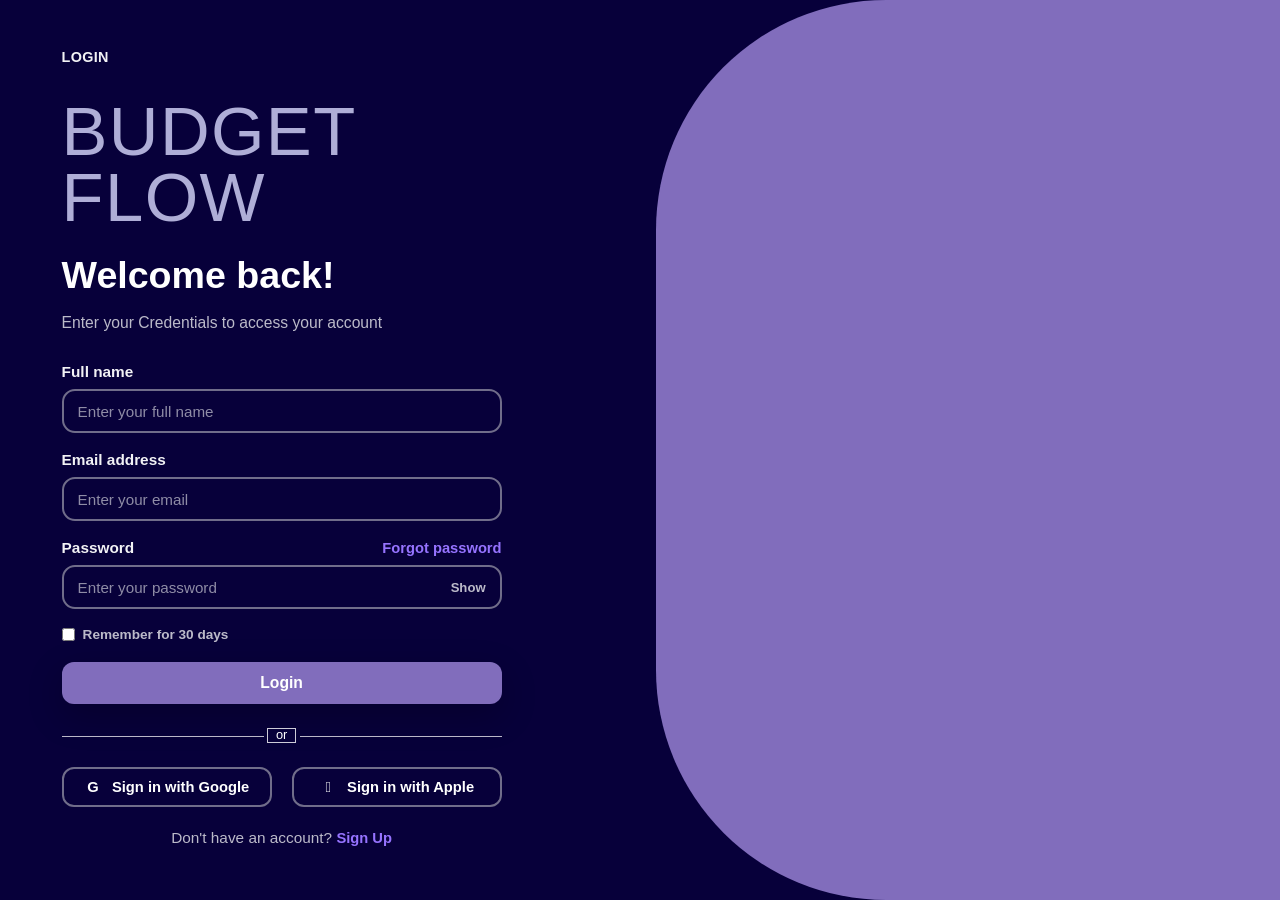
<file: pages/auth.html>
<!DOCTYPE html>
<html lang="en">
<head>
  <meta charset="UTF-8" />
  <meta name="viewport" content="width=device-width, initial-scale=1.0" />
  <title>Budget Flow Authentication</title>
  <link rel="stylesheet" href="../css/auth.css" />
</head>
<body>
  <div class="app">
    <section class="auth-side">
      <div class="auth-shell">

        <div class="screen active" id="login-screen">
          <p class="eyebrow">LOGIN</p>
          <h1 class="brand">BUDGET FLOW</h1>
          <h2 class="title">Welcome back!</h2>
          <p class="subtitle">Enter your Credentials to access your account</p>

          <div id="login-message" class="message"></div>

          <form id="login-form">
            <div class="form-group">
              <label for="login-name">Full name</label>
              <input type="text" id="login-name" placeholder="Enter your full name" required />
            </div>

            <div class="form-group">
              <label for="login-email">Email address</label>
              <input type="email" id="login-email" placeholder="Enter your email" required />
            </div>

            <div class="form-group">
              <div class="label-row">
                <label for="login-password" class="no-margin">Password</label>
                <button type="button" class="text-link" data-screen="forgot-screen">Forgot password</button>
              </div>

              <div class="password-wrap">
                <input type="password" id="login-password" placeholder="Enter your password" required />
                <button type="button" class="toggle-btn" data-target="login-password">Show</button>
              </div>
            </div>

            <label class="check-row">
              <input type="checkbox" id="remember-me" />
              Remember for 30 days
            </label>

            <button type="submit" class="primary-btn">Login</button>
          </form>

          <div class="divider"><span>or</span></div>

          <div class="social-row">
            <button type="button" class="social-btn">
              <span class="social-icon google-icon">G</span>
              Sign in with Google
            </button>

            <button type="button" class="social-btn">
              <span class="social-icon apple-icon"></span>
              Sign in with Apple
            </button>
          </div>

          <p class="bottom-text">
            Don't have an account?
            <button type="button" class="text-link" data-screen="signup-screen">Sign Up</button>
          </p>
        </div>

        <div class="screen" id="signup-screen">
          <p class="eyebrow">SIGN UP</p>
          <h2 class="title signup-title">Get Started with Budget Flow Now</h2>

          <div id="signup-message" class="message"></div>

          <form id="signup-form">
            <div class="form-group">
              <label for="signup-name">Name</label>
              <input type="text" id="signup-name" placeholder="Enter your name" required />
            </div>

            <div class="form-group">
              <label for="signup-email">Email address</label>
              <input type="email" id="signup-email" placeholder="Enter your email" required />
            </div>

            <div class="form-group">
              <label for="signup-password">Password</label>
              <div class="password-wrap">
                <input type="password" id="signup-password" placeholder="Password" required />
                <button type="button" class="toggle-btn" data-target="signup-password">Show</button>
              </div>
            </div>

            <div class="form-group">
              <label for="signup-confirm-password">Confirm Password</label>
              <div class="password-wrap">
                <input type="password" id="signup-confirm-password" placeholder="Password" required />
                <button type="button" class="toggle-btn" data-target="signup-confirm-password">Show</button>
              </div>
            </div>

            <label class="check-row">
              <input type="checkbox" id="terms-checkbox" required />
              agree to the terms &amp; policy
            </label>

            <button type="submit" class="primary-btn">Signup</button>
          </form>

          <div class="divider"><span>or</span></div>

          <div class="social-row">
            <button type="button" class="social-btn">
              <span class="social-icon google-icon">G</span>
              Sign in with Google
            </button>

            <button type="button" class="social-btn">
              <span class="social-icon apple-icon"></span>
              Sign in with Apple
            </button>
          </div>

          <p class="bottom-text">
            Have an account?
            <button type="button" class="text-link" data-screen="login-screen">Sign In</button>
          </p>
        </div>

        <div class="screen" id="forgot-screen">
          <p class="eyebrow">PASSWORD RESET</p>
          <h2 class="title">Forgot Password?</h2>
          <p class="subtitle">Enter your email address and we will send a reset link to your account.</p>

          <div id="forgot-message" class="message"></div>

          <form id="forgot-form">
            <div class="form-group">
              <label for="forgot-email">Email address</label>
              <input type="email" id="forgot-email" placeholder="Enter your email" required />
            </div>

            <button type="submit" class="primary-btn">Send Reset Link</button>
          </form>

          <p class="bottom-text">
            <button type="button" class="text-link" data-screen="login-screen">Back to Login</button>
          </p>
        </div>

        <div class="screen" id="success-screen">
          <p class="eyebrow">PASSWORD RESET</p>

          <div class="success-card">
            <div class="success-badge">✓</div>
            <h2 class="title">Check your inbox</h2>
            <p class="subtitle">A password reset link has been sent successfully. Please check your email.</p>
            <button type="button" class="primary-btn" data-screen="login-screen">Back to Login</button>
            <p class="small-note">This flow works on the frontend. Connect it to your backend later for real email delivery.</p>
          </div>
        </div>

      </div>
    </section>

    <aside class="visual-side" aria-hidden="true">
      <div class="shape"></div>
    </aside>
  </div>

  <script src="../js/auth.js"></script>
</body>
</html>
</file>
<file: css/auth.css>
/* =========================================
   BUDGET FLOW AUTH PAGE STYLES
   File: css/auth.css
   Purpose:
   - Styles login, sign up, forgot password, and reset success pages
   - Matches the screenshot layout closely
   - Uses the colour codes you provided
   - Responsive for desktop, tablet, and mobile
   ========================================= */

:root {
  /* Core colour system from your document/screenshots */
  --bg-primary: #07003A;
  --bg-secondary: #1C0859;
  --shape-bg: #816DBC;
  --accent-primary: #816DBC;
  --accent-hover: #7D63CC;
  --accent-link: #9673FF;
  --logo-color: #AFAED7;

  /* Text colours */
  --text-white: #FFFFFF;
  --text-soft-white: rgba(255, 255, 255, 0.73);
  --text-faint: rgba(255, 255, 255, 0.55);

  /* Input + line colours */
  --input-border: rgba(217, 217, 217, 0.5);
  --divider-line: rgba(255, 255, 255, 0.72);
  --panel-border: rgba(255, 255, 255, 0.14);

  /* State colours */
  --success: #7DF094;
  --success-bg: rgba(125, 240, 148, 0.12);
  --success-border: rgba(125, 240, 148, 0.25);

  --error: #FF8080;
  --error-bg: rgba(255, 128, 128, 0.12);
  --error-border: rgba(255, 128, 128, 0.26);

  /* Surface colours */
  --glass-bg: rgba(255, 255, 255, 0.03);

  /* Shadows */
  --shadow-soft: 0 12px 35px rgba(0, 0, 0, 0.22);
  --shadow-focus: 0 0 0 3px rgba(129, 109, 188, 0.15);

  /* Border radius system */
  --radius-xs: 8px;
  --radius-sm: 12px;
  --radius-md: 14px;
  --radius-lg: 18px;
  --radius-xl: 24px;
  --radius-shape: 230px;

  /* Spacing */
  --space-2xs: 4px;
  --space-xs: 8px;
  --space-sm: 12px;
  --space-md: 16px;
  --space-lg: 18px;
  --space-xl: 22px;
  --space-2xl: 24px;
  --space-3xl: 28px;
  --space-4xl: 32px;
  --space-5xl: 36px;
  --space-6xl: 42px;
  --space-7xl: 46px;

  /* Sizing */
  --auth-max-width: 440px;
  --auth-expanded-width: 620px;
  --input-height: 44px;
  --button-height: 42px;
  --social-btn-height: 40px;
  --message-padding-y: 12px;
  --message-padding-x: 14px;

  /* Typography */
  --font-family: Arial, Helvetica, sans-serif;
  --font-size-xs: 0.8rem;
  --font-size-sm: 0.85rem;
  --font-size-base: 0.95rem;
  --font-size-md: 0.96rem;
  --font-size-body: 0.98rem;
  --font-size-link: 0.92rem;
  --font-size-eyebrow: 0.9rem;
  --font-size-title: 2.35rem;
  --font-size-brand: 4.3rem;

  --line-height-tight: 0.96;
  --line-height-title: 1.2;
  --line-height-body: 1.6;

  /* Transitions */
  --transition-fast: 0.25s ease;
  --transition-medium: 0.28s ease;
}

/* =========================
   RESET / BASE
   ========================= */
* {
  margin: 0;
  padding: 0;
  box-sizing: border-box;
}

html,
body {
  min-height: 100%;
  font-family: var(--font-family);
  background: var(--bg-primary);
  color: var(--text-white);
}

body {
  min-height: 100vh;
}

button,
input {
  font: inherit;
}

img,
svg {
  display: block;
  max-width: 100%;
}

button {
  border: none;
  background: none;
}

input,
button {
  outline: none;
}

/* =========================
   PAGE LAYOUT
   ========================= */
.app {
  min-height: 100vh;
  display: grid;
  grid-template-columns: 44% 56%;
  overflow: hidden;
  background: var(--bg-primary);
}

.auth-side {
  min-height: 100vh;
  display: flex;
  align-items: center;
  justify-content: center;
  padding: var(--space-3xl) var(--space-7xl) var(--space-4xl);
  background: var(--bg-primary);
}

.auth-shell {
  width: 100%;
  max-width: var(--auth-max-width);
}

.visual-side {
  position: relative;
  min-height: 100vh;
  overflow: hidden;
  background: var(--bg-primary);
}

.shape {
  position: absolute;
  top: 0;
  right: -9%;
  width: 96%;
  height: 100%;
  background: var(--shape-bg);
  border-top-left-radius: var(--radius-shape);
  border-bottom-left-radius: var(--radius-shape);
  border-top-right-radius: var(--radius-xl);
  border-bottom-right-radius: var(--radius-xl);
}

/* =========================
   SCREEN STATES
   ========================= */
.screen {
  display: none;
  animation: fadeIn var(--transition-medium);
}

.screen.active {
  display: block;
}

@keyframes fadeIn {
  from {
    opacity: 0;
    transform: translateY(8px);
  }

  to {
    opacity: 1;
    transform: translateY(0);
  }
}

/* =========================
   TYPOGRAPHY
   ========================= */
.eyebrow {
  margin-bottom: 34px;
  font-size: var(--font-size-eyebrow);
  font-weight: 700;
  letter-spacing: 0.02em;
  text-transform: uppercase;
  color: rgba(255, 255, 255, 0.95);
}

.brand {
  margin-bottom: 22px;
  color: var(--logo-color);
  font-size: var(--font-size-brand);
  font-weight: 400;
  line-height: var(--line-height-tight);
  letter-spacing: 0.02em;
}

.title {
  margin-bottom: 12px;
  font-size: var(--font-size-title);
  font-weight: 700;
  line-height: var(--line-height-title);
  color: var(--text-white);
}

.signup-title {
  max-width: 420px;
  margin-bottom: 36px;
}

.subtitle {
  margin-bottom: 28px;
  font-size: var(--font-size-body);
  line-height: var(--line-height-body);
  color: var(--text-soft-white);
}

.small-note {
  margin-top: 14px;
  font-size: 0.88rem;
  line-height: 1.6;
  color: var(--text-soft-white);
}

.bottom-text {
  margin-top: 22px;
  text-align: center;
  font-size: 0.96rem;
  color: var(--text-soft-white);
}

/* =========================
   FORM LAYOUT
   ========================= */
.form-group {
  margin-bottom: 18px;
}

.label-row {
  display: flex;
  align-items: center;
  justify-content: space-between;
  gap: 12px;
  margin-bottom: 8px;
}

label {
  display: block;
  margin-bottom: 8px;
  font-size: var(--font-size-md);
  font-weight: 700;
  color: rgba(255, 255, 255, 0.95);
}

.no-margin {
  margin-bottom: 0;
}

/* =========================
   INPUTS
   ========================= */
input[type="text"],
input[type="email"],
input[type="password"] {
  width: 100%;
  height: var(--input-height);
  padding: 0 14px;
  border: 2px solid var(--input-border);
  border-radius: 13px;
  background: transparent;
  color: var(--text-white);
  font-size: var(--font-size-base);
  transition: border-color var(--transition-fast),
              box-shadow var(--transition-fast),
              background-color var(--transition-fast);
}

input::placeholder {
  color: var(--text-faint);
}

input:focus {
  border-color: var(--accent-primary);
  box-shadow: var(--shadow-focus);
}

/* =========================
   PASSWORD FIELD
   ========================= */
.password-wrap {
  position: relative;
}

.toggle-btn {
  position: absolute;
  top: 50%;
  right: 12px;
  transform: translateY(-50%);
  color: var(--text-soft-white);
  font-size: 0.82rem;
  font-weight: 700;
  cursor: pointer;
  padding: 2px 4px;
}

.toggle-btn:hover {
  color: var(--text-white);
}

/* =========================
   LINKS / TEXT BUTTONS
   ========================= */
.text-link {
  color: var(--accent-link);
  font-size: var(--font-size-link);
  font-weight: 600;
  cursor: pointer;
  transition: color var(--transition-fast);
}

.text-link:hover {
  color: var(--text-white);
  text-decoration: underline;
}

/* =========================
   CHECKBOX AREA
   ========================= */
.check-row {
  display: flex;
  align-items: center;
  gap: 8px;
  flex-wrap: wrap;
  margin: 8px 0 20px;
  font-size: var(--font-size-sm);
  color: var(--text-soft-white);
}

.check-row input[type="checkbox"] {
  width: 13px;
  height: 13px;
  cursor: pointer;
  accent-color: var(--accent-primary);
  flex-shrink: 0;
}

/* =========================
   BUTTONS
   ========================= */
.primary-btn {
  width: 100%;
  height: var(--button-height);
  border-radius: var(--radius-sm);
  background: var(--accent-primary);
  color: var(--text-white);
  font-size: var(--font-size-body);
  font-weight: 700;
  cursor: pointer;
  box-shadow: var(--shadow-soft);
  transition: background-color var(--transition-fast),
              transform var(--transition-fast),
              opacity var(--transition-fast);
}

.primary-btn:hover {
  background: var(--accent-hover);
}

.primary-btn:active {
  transform: translateY(1px);
}

.primary-btn:disabled {
  opacity: 0.65;
  cursor: not-allowed;
}

.social-row {
  display: grid;
  grid-template-columns: 1fr 1fr;
  gap: 20px;
}

.social-btn {
  height: var(--social-btn-height);
  display: flex;
  align-items: center;
  justify-content: center;
  gap: 10px;
  border: 2px solid rgba(217, 217, 217, 0.5);
  border-radius: var(--radius-sm);
  background: transparent;
  color: var(--text-white);
  font-size: var(--font-size-link);
  font-weight: 600;
  cursor: pointer;
  transition: border-color var(--transition-fast),
              background-color var(--transition-fast),
              transform var(--transition-fast);
}

.social-btn:hover {
  border-color: var(--accent-primary);
  background: rgba(255, 255, 255, 0.03);
}

.social-btn:active {
  transform: translateY(1px);
}

.social-icon {
  width: 18px;
  height: 18px;
  display: inline-flex;
  align-items: center;
  justify-content: center;
  font-weight: 700;
  line-height: 1;
}

.google-icon,
.apple-icon {
  color: var(--text-white);
}

/* =========================
   DIVIDER
   ========================= */
.divider {
  position: relative;
  display: flex;
  align-items: center;
  justify-content: center;
  margin: 24px 0;
}

.divider::before,
.divider::after {
  content: "";
  position: absolute;
  top: 50%;
  width: calc(50% - 18px);
  height: 1px;
  background: var(--divider-line);
}

.divider::before {
  left: 0;
}

.divider::after {
  right: 0;
}

.divider span {
  position: relative;
  z-index: 1;
  padding: 0 8px;
  border: 1px solid rgba(255, 255, 255, 0.8);
  background: var(--bg-primary);
  color: var(--text-white);
  font-size: var(--font-size-xs);
  line-height: 1;
}

/* =========================
   MESSAGE STATES
   ========================= */
.message {
  display: none;
  margin-bottom: 16px;
  padding: var(--message-padding-y) var(--message-padding-x);
  border-radius: var(--radius-sm);
  font-size: 0.9rem;
  line-height: 1.5;
}

.message.show {
  display: block;
}

.message.error {
  color: #ffdede;
  background: var(--error-bg);
  border: 1px solid var(--error-border);
}

.message.success {
  color: #d8ffe3;
  background: var(--success-bg);
  border: 1px solid var(--success-border);
}

/* =========================
   SUCCESS CARD
   ========================= */
.success-card {
  padding: 24px;
  border: 1px solid var(--panel-border);
  border-radius: var(--radius-lg);
  background: var(--glass-bg);
}

.success-badge {
  width: 58px;
  height: 58px;
  display: flex;
  align-items: center;
  justify-content: center;
  margin-bottom: 18px;
  border-radius: 50%;
  background: rgba(125, 240, 148, 0.12);
  color: var(--success);
  font-size: 1.8rem;
  font-weight: 700;
}

/* =========================
   RESPONSIVE
   ========================= */
@media (max-width: 1180px) {
  .auth-side {
    padding: 28px 30px;
  }

  .brand {
    font-size: 3.4rem;
  }
}

@media (max-width: 980px) {
  .app {
    grid-template-columns: 1fr;
  }

  .visual-side {
    min-height: 260px;
    order: -1;
  }

  .shape {
    right: -12%;
    width: 88%;
    height: 118%;
    border-top-left-radius: 180px;
    border-bottom-left-radius: 180px;
  }

  .auth-side {
    min-height: auto;
    padding: 26px 24px 42px;
  }

  .auth-shell {
    max-width: var(--auth-expanded-width);
  }
}

@media (max-width: 680px) {
  .brand {
    font-size: 2.8rem;
  }

  .title {
    font-size: 1.95rem;
  }

  .social-row {
    grid-template-columns: 1fr;
    gap: 14px;
  }

  .visual-side {
    min-height: 200px;
  }

  .shape {
    width: 92%;
    right: -20%;
  }
}

@media (max-width: 480px) {
  .auth-side {
    padding: 22px 16px 32px;
  }

  .eyebrow {
    margin-bottom: 24px;
  }

  .brand {
    font-size: 2.25rem;
  }

  .title {
    font-size: 1.6rem;
  }

  .subtitle,
  .bottom-text {
    font-size: 0.9rem;
  }

  input[type="text"],
  input[type="email"],
  input[type="password"],
  .primary-btn,
  .social-btn {
    height: 42px;
  }

  .signup-title {
    margin-bottom: 28px;
  }

  .success-card {
    padding: 20px;
  }
}
</file>
